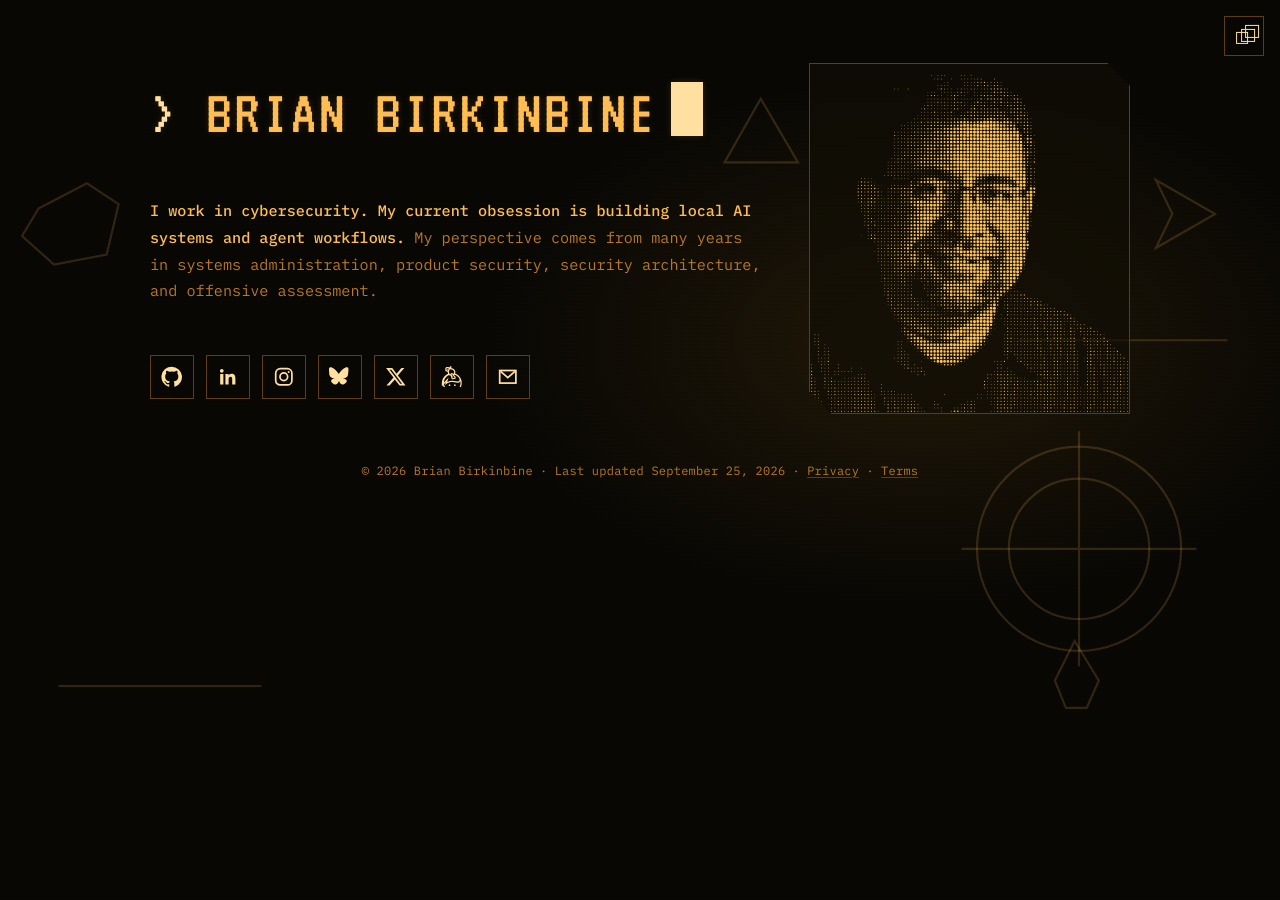
<file: index.html>
<!DOCTYPE html>
<html lang="en">
  <head>
    <meta charset="UTF-8" />
    <meta name="viewport" content="width=device-width, initial-scale=1.0" />
    <link rel="icon" href="/favicon.svg" type="image/svg+xml" />
    <title>Brian Birkinbine | AI Systems, Agents &amp; Cybersecurity</title>
    <meta name="description" content="Brian Birkinbine works in cybersecurity and is currently focused on building local AI systems and agent workflows, informed by many years in systems administration, product security, security architecture, and offensive assessment." />
    <link rel="canonical" href="https://brianbirkinbine.com/" />
    <meta property="og:type" content="profile" />
    <meta property="og:locale" content="en_US" />
    <meta property="og:site_name" content="Brian Birkinbine" />
    <meta property="og:title" content="Brian Birkinbine | AI Systems, Agents &amp; Cybersecurity" />
    <meta property="og:description" content="Working in cybersecurity, currently focused on building local AI systems and agent workflows, with many years in systems administration, product security, security architecture, and offensive assessment." />
    <meta property="og:url" content="https://brianbirkinbine.com/" />
    <meta name="twitter:card" content="summary" />
    <meta name="twitter:title" content="Brian Birkinbine | AI Systems, Agents &amp; Cybersecurity" />
    <meta name="twitter:description" content="Working in cybersecurity, currently focused on building local AI systems and agent workflows, with many years in systems administration, product security, security architecture, and offensive assessment." />
    <script type="application/ld+json">
      {
        "@context": "https://schema.org",
        "@graph": [
          {
            "@type": "WebSite",
            "@id": "https://brianbirkinbine.com/#website",
            "url": "https://brianbirkinbine.com/",
            "name": "Brian Birkinbine"
          },
          {
            "@type": "ProfilePage",
            "@id": "https://brianbirkinbine.com/#profilepage",
            "url": "https://brianbirkinbine.com/",
            "name": "Brian Birkinbine | AI Systems, Agents & Cybersecurity",
            "isPartOf": { "@id": "https://brianbirkinbine.com/#website" },
            "mainEntity": { "@id": "https://brianbirkinbine.com/#person" }
          },
          {
            "@type": "Person",
            "@id": "https://brianbirkinbine.com/#person",
            "name": "Brian Birkinbine",
            "url": "https://brianbirkinbine.com/",
            "jobTitle": "Senior Cybersecurity Practitioner",
            "description": "Works in cybersecurity and is currently focused on building local AI systems and agent workflows, informed by many years in systems administration, product security, security architecture, and offensive assessment.",
            "sameAs": [
              "https://github.com/bbirkinbine",
              "https://www.linkedin.com/in/brianbirkinbine/",
              "https://www.instagram.com/brianbirkinbine/",
              "https://bsky.app/profile/brianbirkinbine.bsky.social",
              "https://x.com/brianbirkinbine",
              "https://keybase.io/brianbirkinbine"
            ]
          }
        ]
      }
    </script>
    <link rel="preconnect" href="https://fonts.googleapis.com" />
    <link rel="preconnect" href="https://fonts.gstatic.com" crossorigin />
    <link
      href="https://fonts.googleapis.com/css2?family=IBM+Plex+Mono:wght@400;500;600&amp;family=VT323&amp;display=swap"
      rel="stylesheet"
    />
    <!-- The cursor is waiting. Some passwords are names. Some codes begin with two steps up. -->
    <script src="theme.js?v=20260924-5"></script>
    <script type="module" src="easter-egg.mjs?v=20260924-18"></script>
    <script type="module" src="dot-portrait.mjs?v=20260923-1"></script>
    <link rel="stylesheet" href="styles.css?v=20260924-6" />
  </head>
  <body class="home-page terminal">
    <button class="style-toggle" type="button" aria-label="Switch visual style" title="Switch visual style">
      <span class="style-toggle-icon" aria-hidden="true"></span>
    </button>
    <main class="home" aria-labelledby="page-title">
      <div class="origin-flight" aria-hidden="true">
        <span class="origin-stage">STAGE 01</span>
        <span class="origin-option"></span>
        <span class="origin-option"></span>
        <span class="origin-option"></span>
        <svg class="origin-ship" viewBox="0 0 96 40" shape-rendering="crispEdges">
          <g>
            <rect x="0" y="17" width="10" height="6" fill="#d82800" />
            <rect x="6" y="13" width="14" height="14" fill="#f07818" />
            <rect x="14" y="9" width="22" height="22" fill="#f8f8d8" />
            <rect x="22" y="5" width="18" height="8" fill="#3cbcfc" />
            <rect x="22" y="27" width="18" height="8" fill="#3cbcfc" />
            <rect x="34" y="10" width="24" height="20" fill="#0878d8" />
            <rect x="50" y="14" width="26" height="12" fill="#f8f8d8" />
            <rect x="72" y="17" width="18" height="6" fill="#3cbcfc" />
            <rect x="86" y="19" width="10" height="2" fill="#f8f8d8" />
            <rect x="39" y="13" width="10" height="6" fill="#001848" />
            <rect x="28" y="15" width="8" height="10" fill="#d82800" />
          </g>
        </svg>
      </div>

      <div class="wopr-defense" aria-hidden="true">
        <div class="wopr-status-line">
          <span>WOPR // NORAD</span>
          <span class="wopr-defcon">DEFCON 5</span>
        </div>
        <svg class="wopr-radar" viewBox="0 0 720 210" role="presentation">
          <g class="wopr-grid">
            <path d="M0 35H720M0 70H720M0 105H720M0 140H720M0 175H720" />
            <path d="M60 0V210M120 0V210M180 0V210M240 0V210M300 0V210M360 0V210M420 0V210M480 0V210M540 0V210M600 0V210M660 0V210" />
          </g>
          <g class="wopr-map">
            <path d="M56 70 77 48 114 45 132 60 156 60 173 76 163 94 178 107 153 117 140 139 113 131 98 112 72 106 60 91Z" />
            <path d="M168 119 186 128 195 151 186 174 171 193 158 181 163 155 153 137Z" />
            <path d="M306 58 333 43 361 49 380 41 406 53 431 51 449 68 476 73 493 94 478 108 451 105 440 126 418 123 403 103 384 97 371 113 347 109 338 88 315 82Z" />
            <path d="M371 117 398 121 417 142 409 170 391 194 370 183 361 154Z" />
            <path d="M515 143 542 132 566 143 579 161 560 178 526 174 508 158Z" />
          </g>
          <g class="wopr-range-rings">
            <circle cx="360" cy="105" r="38" />
            <circle cx="360" cy="105" r="72" />
            <circle cx="360" cy="105" r="102" />
            <path d="M258 105H462M360 3V207" />
          </g>
          <g class="wopr-trajectories">
            <path d="M78 18Q265 20 360 105" />
            <path d="M646 12Q494 28 360 105" />
            <path d="M698 72Q526 64 440 142" />
          </g>
          <g class="wopr-targets">
            <circle cx="360" cy="105" r="5" />
            <circle cx="440" cy="142" r="4" />
            <circle cx="122" cy="92" r="4" />
          </g>
        </svg>
        <div class="wopr-city-status">
          <span>SEA <b>READY</b></span>
          <span>SFO <b>READY</b></span>
          <span>CHI <b>READY</b></span>
          <span>NYC <b>READY</b></span>
          <span>DC <b>READY</b></span>
          <span>MIA <b>READY</b></span>
        </div>
      </div>

      <figure class="dot-portrait" role="img" aria-label="Halftone portrait of Brian Birkinbine">
        <canvas data-dot-portrait aria-hidden="true"></canvas>
      </figure>

      <h1 id="page-title">
        <span class="prompt-mark" aria-hidden="true">&gt;</span>
        Brian Birkinbine<span class="terminal-cursor" aria-hidden="true"></span>
      </h1>

      <p class="profile-intro">
        <span class="profile-intro-lede">I work in cybersecurity. My current obsession is building local AI systems and agent workflows.</span>
        My perspective comes from many years in systems administration, product security, security architecture, and offensive assessment.
      </p>

      <nav class="profile-links" aria-label="Social and professional profiles">
        <a href="https://github.com/bbirkinbine" target="_blank" rel="me noopener noreferrer" aria-label="GitHub" title="GitHub">
          <svg viewBox="0 0 24 24" aria-hidden="true">
            <path d="M12 .7a11.5 11.5 0 0 0-3.64 22.41c.58.1.79-.25.79-.56v-2.23c-3.23.7-3.91-1.37-3.91-1.37-.53-1.34-1.29-1.7-1.29-1.7-1.05-.72.08-.71.08-.71 1.17.08 1.78 1.2 1.78 1.2 1.04 1.78 2.72 1.27 3.38.97.1-.75.4-1.27.74-1.56-2.58-.29-5.29-1.29-5.29-5.68 0-1.26.45-2.28 1.19-3.09-.12-.29-.52-1.46.11-3.05 0 0 .97-.31 3.16 1.18a10.98 10.98 0 0 1 5.75 0c2.19-1.49 3.15-1.18 3.15-1.18.63 1.59.23 2.76.11 3.05.74.81 1.19 1.83 1.19 3.09 0 4.4-2.72 5.38-5.31 5.67.42.36.79 1.07.79 2.16v3.2c0 .31.21.67.8.56A11.5 11.5 0 0 0 12 .7Z" />
          </svg>
        </a>
        <a href="https://www.linkedin.com/in/brianbirkinbine/" target="_blank" rel="me noopener noreferrer" aria-label="LinkedIn" title="LinkedIn">
          <svg viewBox="0 0 24 24" aria-hidden="true">
            <path d="M20.45 20.45h-3.56v-5.57c0-1.33-.03-3.04-1.85-3.04-1.85 0-2.14 1.45-2.14 2.94v5.67H9.34V8.98h3.42v1.57h.05c.47-.9 1.64-1.85 3.37-1.85 3.6 0 4.27 2.37 4.27 5.46v6.29ZM5.32 7.41a2.06 2.06 0 1 1 0-4.12 2.06 2.06 0 0 1 0 4.12Zm1.78 13.04H3.54V8.98H7.1v11.47Z" />
          </svg>
        </a>
        <a href="https://www.instagram.com/brianbirkinbine/" target="_blank" rel="me noopener noreferrer" aria-label="Instagram" title="Instagram">
          <svg class="stroke-icon" viewBox="0 0 24 24" aria-hidden="true">
            <rect x="3" y="3" width="18" height="18" rx="5" />
            <circle cx="12" cy="12" r="4.25" />
            <circle class="icon-dot" cx="17.4" cy="6.7" r="1.1" />
          </svg>
        </a>
        <a href="https://bsky.app/profile/brianbirkinbine.bsky.social" target="_blank" rel="me noopener noreferrer" aria-label="Bluesky" title="Bluesky">
          <svg viewBox="0 0 24 24" aria-hidden="true">
            <path d="M12 10.8c-1.09-2.11-4.05-6.05-6.8-8C2.57.94 1.56 1.27.9 1.57.14 1.91 0 3.08 0 3.77c0 .69.38 5.65.62 6.48.82 2.74 3.72 3.66 6.39 3.36-4.67.69-5.88 2.96-3.31 5.23 4.89 4.32 6.9-.92 7.44-2.11.54 1.19 2.12 6.34 7.35 2.11 2.96-2.4.81-4.54-3.86-5.23 2.67.3 5.57-.62 6.38-3.36.25-.83.63-5.79.63-6.48 0-.69-.14-1.86-.9-2.2-.66-.3-1.67-.62-4.3 1.24-2.75 1.94-5.71 5.88-6.8 7.99H12Z" />
          </svg>
        </a>
        <a href="https://x.com/brianbirkinbine" target="_blank" rel="me noopener noreferrer" aria-label="X" title="X">
          <svg viewBox="0 0 24 24" aria-hidden="true">
            <path d="M18.24 2.25h3.31l-7.23 8.26 8.51 11.24h-6.66l-5.21-6.82-5.97 6.82H1.68l7.73-8.84L1.25 2.25h6.83l4.71 6.23 5.45-6.23Zm-1.16 17.52h1.84L7.08 4.13H5.12l11.96 15.64Z" />
          </svg>
        </a>
        <a href="https://keybase.io/brianbirkinbine" target="_blank" rel="me noopener noreferrer" aria-label="Keybase" title="Keybase">
          <svg viewBox="0 0 24 24" aria-hidden="true">
            <path d="M10.445 21.372a.953.953 0 1 1-.955-.954c.524 0 .951.43.951.955m5.923-.001a.953.953 0 1 1-.958-.954c.526 0 .954.43.954.955m4.544-9.16l-.156-.204c-.046-.06-.096-.116-.143-.175-.045-.06-.094-.113-.141-.169-.104-.12-.21-.239-.32-.359l-.075-.08-.091-.099-.135-.13c-.015-.019-.032-.035-.05-.054a10.87 10.87 0 0 0-3.955-2.504l-.23-.078.035-.083a4.109 4.109 0 0 0-.12-3.255 4.11 4.11 0 0 0-2.438-2.16c-.656-.216-1.23-.319-1.712-.305-.033-.105-.1-.577.496-1.848L10.662 0l-.287.399c-.33.455-.648.895-.945 1.328a1.857 1.857 0 0 0-1.245-.58L6.79 1.061h-.012c-.033-.003-.07-.003-.104-.003-.99 0-1.81.771-1.87 1.755l-.088 1.402v.003a1.876 1.876 0 0 0 1.755 1.98l1.002.06c-.065.84.073 1.62.405 2.306a11.28 11.28 0 0 0-3.66 2.484C.912 14.392.912 18.052.912 20.995v1.775l1.305-1.387c.266.93.652 1.807 1.145 2.615H5.06a9.197 9.197 0 0 1-1.68-3.848l1.913-2.03-.985 3.09 1.74-1.267c3.075-2.234 6.745-2.75 10.91-1.53 1.806.533 3.56.04 4.474-1.256l.104-.165c.09.498.14.998.14 1.496 0 1.563-.254 3.687-1.38 5.512h1.612c.776-1.563 1.181-3.432 1.181-5.512-.001-2.2-.786-4.421-2.184-6.274zM8.894 6.192c.122-1.002.577-1.949 1.23-2.97a1.36 1.36 0 0 0 1.283.749c.216-.008.604.025 1.233.232a2.706 2.706 0 0 1 1.608 1.425c.322.681.349 1.442.079 2.15a2.69 2.69 0 0 1-.806 1.108l-.408-.502-.002-.003a1.468 1.468 0 0 0-2.06-.205c-.334.27-.514.66-.534 1.058-1.2-.54-1.8-1.643-1.628-3.04zm4.304 5.11l-.52.425a.228.228 0 0 1-.323-.032l-.11-.135a.238.238 0 0 1 .034-.334l.51-.42-1.056-1.299a.307.307 0 0 1 .044-.436.303.303 0 0 1 .435.041l2.963 3.646a.309.309 0 0 1-.168.499.315.315 0 0 1-.31-.104l-.295-.365-1.045.854a.244.244 0 0 1-.154.055.237.237 0 0 1-.186-.09l-.477-.58a.24.24 0 0 1 .035-.335l1.05-.858-.425-.533zM7.752 4.866l-1.196-.075a.463.463 0 0 1-.435-.488l.09-1.4a.462.462 0 0 1 .461-.437h.024l1.401.091a.459.459 0 0 1 .433.488l-.007.101a9.27 9.27 0 0 0-.773 1.72zm12.525 11.482c-.565.805-1.687 1.08-2.924.718-3.886-1.141-7.397-.903-10.469.7l1.636-5.122-5.29 5.609c.098-3.762 2.452-6.967 5.757-8.312.471.373 1.034.66 1.673.841.16.044.322.074.48.102a1.41 1.41 0 0 0 .21 1.408l.075.09c-.172.45-.105.975.221 1.374l.476.582a1.39 1.39 0 0 0 1.079.513c.32 0 .635-.111.886-.314l.285-.232c.174.074.367.113.566.113a1.45 1.45 0 0 0 .928-.326c.623-.51.72-1.435.209-2.06l-1.67-2.057a4.07 4.07 0 0 0 .408-.38c.135.036.27.077.4.12.266.096.533.197.795.314a9.55 9.55 0 0 1 2.77 1.897c.03.03.06.055.086.083l.17.176c.038.039.076.079.11.12.08.085.16.175.24.267l.126.15c.045.053.086.104.13.16l.114.15c.04.05.079.102.117.154.838 1.149.987 2.329.404 3.157v.005zM7.718 4.115l-.835-.05.053-.836.834.051z" />
          </svg>
        </a>
        <a href="mailto:brianbirkinbine@protonmail.com" aria-label="Email Brian Birkinbine" title="Email">
          <svg class="stroke-icon" viewBox="0 0 24 24" aria-hidden="true">
            <rect x="3" y="5" width="18" height="14" />
            <path d="m4 6 8 7 8-7" />
          </svg>
        </a>
      </nav>

      <div class="origin-power-meter" aria-hidden="true">
        <span class="is-active">SPEED UP</span>
        <span>MISSILE</span>
        <span>DOUBLE</span>
        <span>LASER</span>
        <span>OPTION</span>
        <span>SHIELD</span>
      </div>
    </main>
    <footer class="site-footer">
      <span>&copy; 2026 Brian Birkinbine</span>
      <span aria-hidden="true">&middot;</span>
      <span>Last updated <time datetime="2026-09-25">September 25, 2026</time></span>
      <span aria-hidden="true">&middot;</span>
      <a href="/privacy.html">Privacy</a>
      <span aria-hidden="true">&middot;</span>
      <a href="/terms.html">Terms</a>
    </footer>
  </body>
</html>
</file>
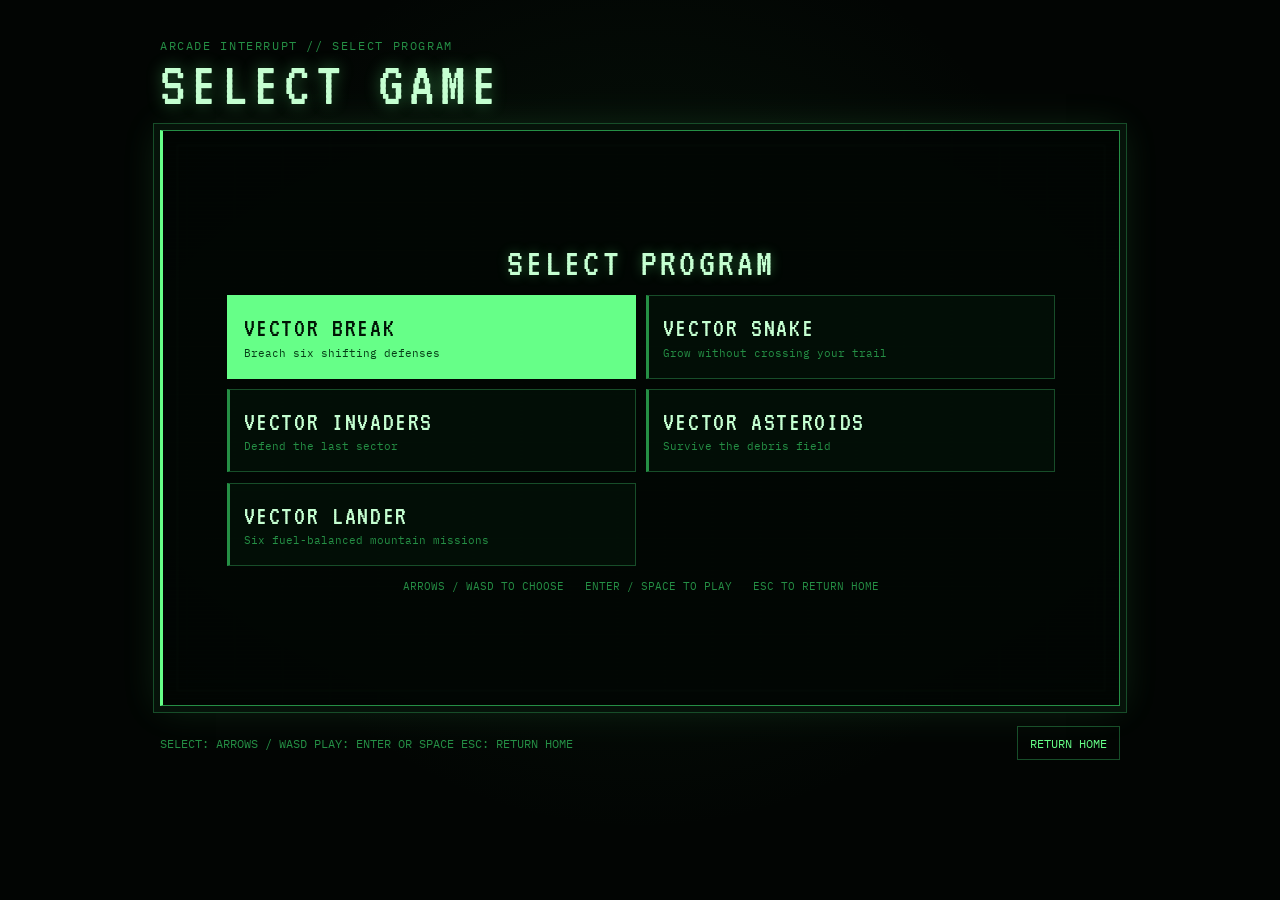
<file: games/index.html>
<!DOCTYPE html>
<html lang="en">
  <head>
    <meta charset="UTF-8" />
    <meta name="viewport" content="width=device-width, initial-scale=1.0" />
    <link rel="icon" href="/favicon.svg" type="image/svg+xml" />
    <meta name="robots" content="noindex" />
    <title>Arcade Interrupt | Brian Birkinbine</title>
    <meta name="description" content="A hidden arcade cabinet featuring five vector programs and two secret-code exclusives." />
    <link rel="preconnect" href="https://fonts.googleapis.com" />
    <link rel="preconnect" href="https://fonts.gstatic.com" crossorigin />
    <link href="https://fonts.googleapis.com/css2?family=IBM+Plex+Mono:wght@400;500;600&amp;family=VT323&amp;display=swap" rel="stylesheet" />
    <link rel="stylesheet" href="arcade.css?v=20260924-18" />
    <script>
      (() => {
        const renderedVersion = '20260924-18';
        const versionUrl = new URL('version.json', window.location.href);
        versionUrl.searchParams.set('refresh', Date.now());

        fetch(versionUrl, { cache: 'no-store' })
          .then((response) => (response.ok ? response.json() : null))
          .then((latest) => {
            if (!latest || typeof latest.version !== 'string' || latest.version === renderedVersion) {
              return;
            }

            const pageUrl = new URL(window.location.href);
            if (pageUrl.searchParams.get('v') === latest.version) {
              return;
            }
            pageUrl.searchParams.set('v', latest.version);
            window.location.replace(pageUrl);
          })
          .catch(() => {});
      })();
    </script>
    <script type="module" src="arcade.mjs?v=20260924-18"></script>
  </head>
  <body>
    <main class="arcade-shell">
      <header class="cabinet-header">
        <div>
          <p class="eyebrow">ARCADE INTERRUPT // SELECT PROGRAM</p>
          <h1 id="game-title">SELECT GAME</h1>
        </div>
        <div class="hud" aria-live="polite">
          <span>SCORE <strong id="score">000000</strong></span>
          <span><b id="lives-label">SHIPS</b> <strong id="lives">03</strong></span>
        </div>
      </header>

      <section class="screen-frame" aria-label="Hidden arcade game">
        <canvas id="game-canvas" width="800" height="480" tabindex="0">
          Your browser does not support the canvas element.
        </canvas>
        <div class="screen-glass" aria-hidden="true"></div>
        <nav id="game-menu" class="game-menu" aria-label="Choose a game">
          <p class="menu-prompt">SELECT PROGRAM</p>
          <div class="game-list">
            <button type="button" data-game-id="vector-break">
              <strong>VECTOR BREAK</strong>
              <span>Breach six shifting defenses</span>
            </button>
            <button type="button" data-game-id="vector-snake">
              <strong>VECTOR SNAKE</strong>
              <span>Grow without crossing your trail</span>
            </button>
            <button type="button" data-game-id="vector-invaders">
              <strong>VECTOR INVADERS</strong>
              <span>Defend the last sector</span>
            </button>
            <button type="button" data-game-id="vector-asteroids">
              <strong>VECTOR ASTEROIDS</strong>
              <span>Survive the debris field</span>
            </button>
            <button type="button" data-game-id="vector-lander">
              <strong>VECTOR LANDER</strong>
              <span>Six fuel-balanced mountain missions</span>
            </button>
            <button type="button" data-game-id="defcon-command" hidden>
              <strong>DEFCON COMMAND <small class="exclusive-tag exclusive-tag--joshua">[JOSHUA EXCLUSIVE]</small></strong>
              <span>Intercept every inbound warhead</span>
            </button>
            <button type="button" data-game-id="origin-flight" hidden>
              <strong>ORIGIN FLIGHT <small class="exclusive-tag">[KONAMI CODE EXCLUSIVE]</small></strong>
              <span>Power up through the scrolling sector</span>
            </button>
          </div>
          <p class="menu-help">ARROWS / WASD TO CHOOSE &nbsp; ENTER / SPACE TO PLAY &nbsp; ESC TO RETURN HOME</p>
        </nav>
      </section>

      <div class="cabinet-controls">
        <p id="instructions">SELECT: ARROWS / WASD &nbsp; PLAY: ENTER OR SPACE &nbsp; ESC: RETURN HOME</p>
        <div class="button-row">
          <button id="game-menu-button" type="button">GAME MENU</button>
          <a href="../index.html">RETURN HOME</a>
        </div>
      </div>

      <div class="touch-controls" aria-label="Touch controls">
        <button type="button" data-control="left" aria-label="Move left">◀</button>
        <button type="button" data-control="up" aria-label="Move up">▲</button>
        <button type="button" data-control="down" aria-label="Move down">▼</button>
        <button type="button" data-control="right" aria-label="Move right">▶</button>
        <button class="touch-action" type="button" data-control="action">FIRE</button>
      </div>
    </main>
  </body>
</html>
</file>
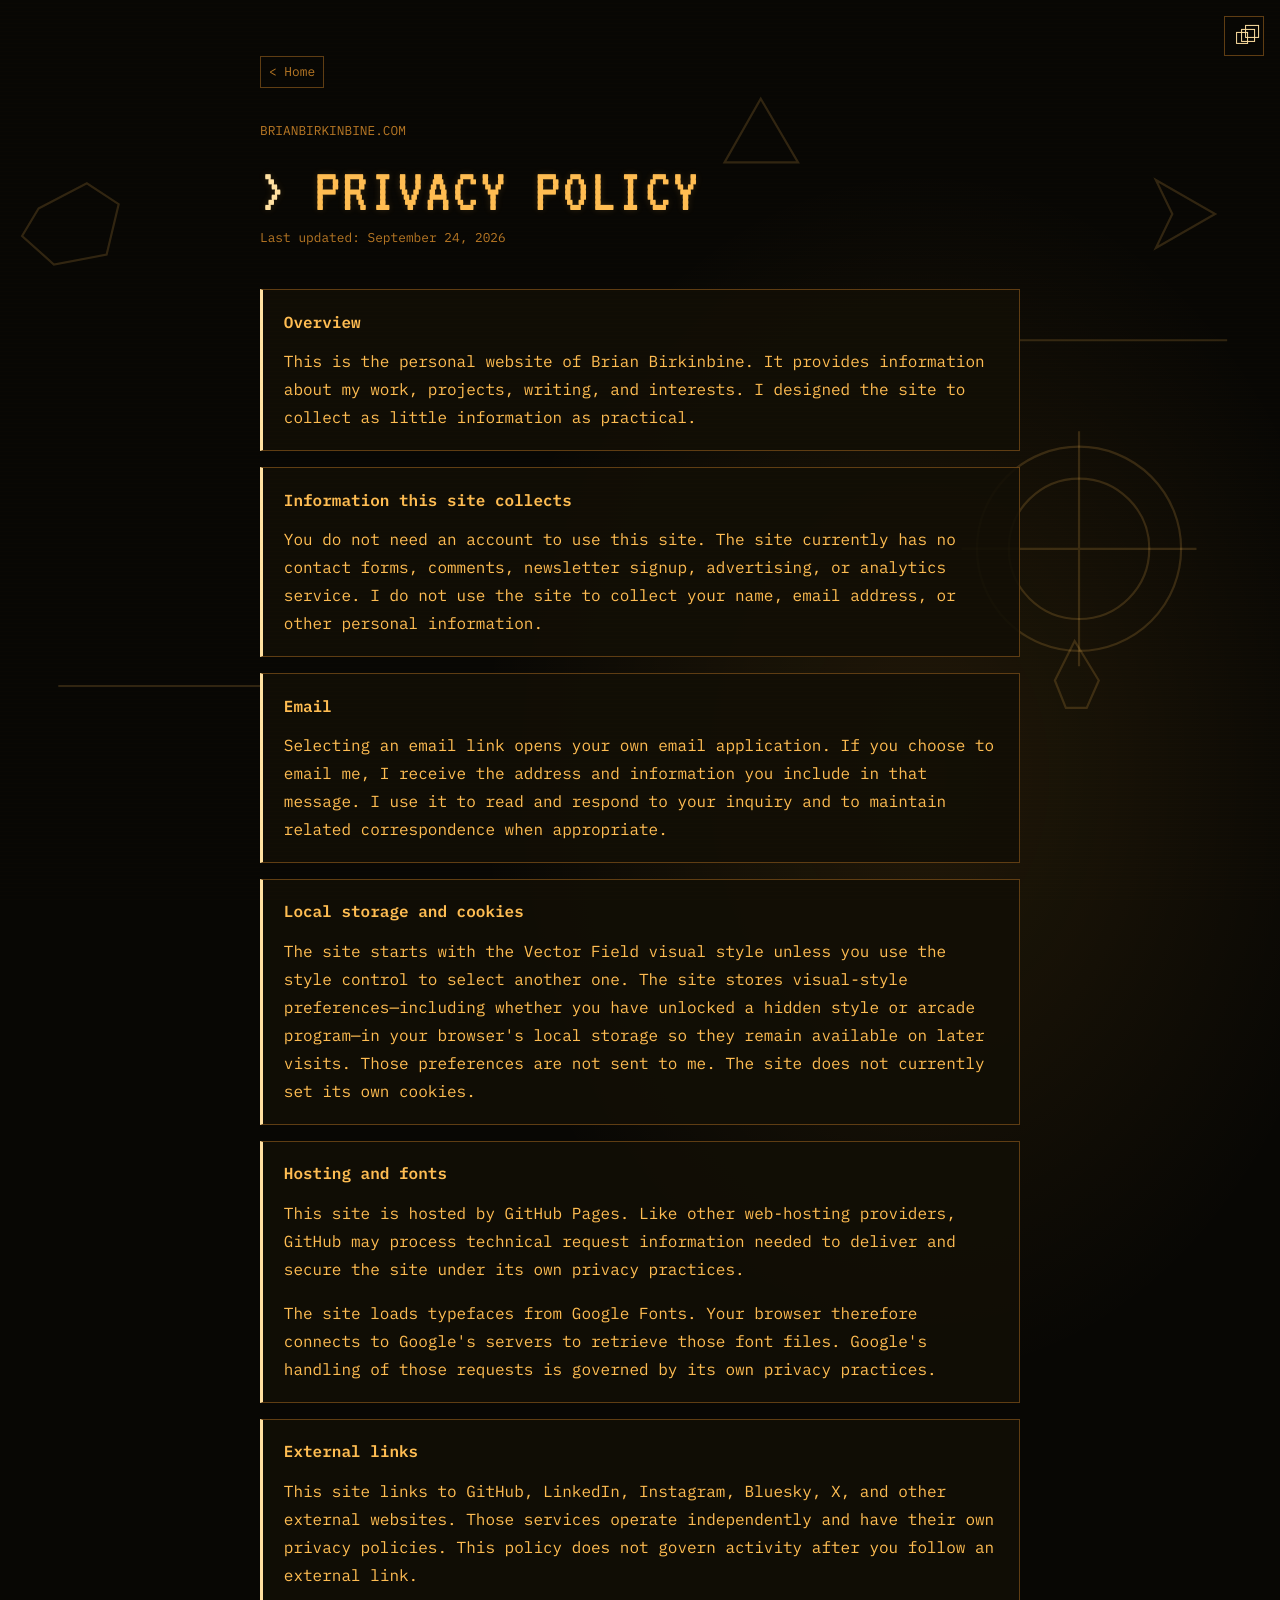
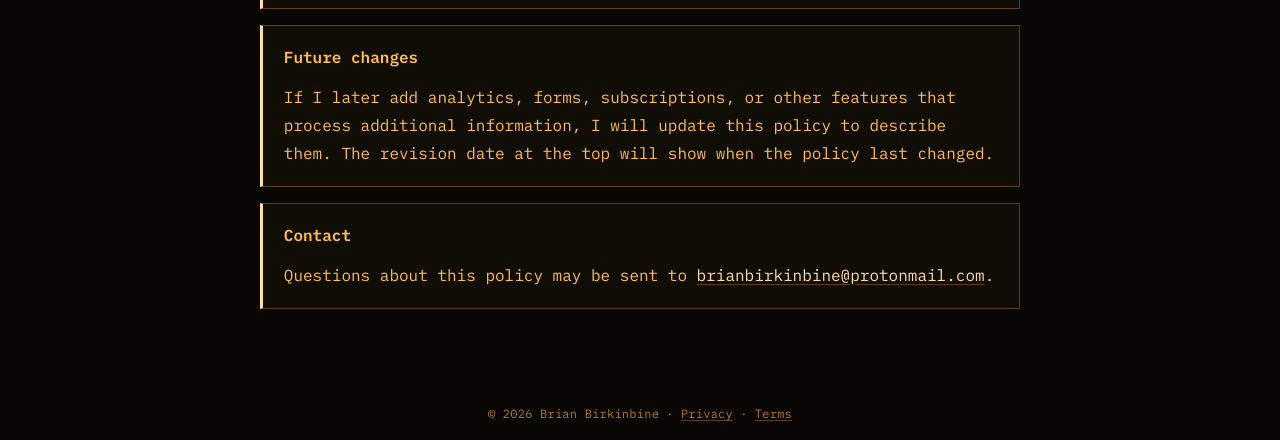
<file: privacy.html>
<!DOCTYPE html>
<html lang="en">
  <head>
    <meta charset="UTF-8" />
    <meta name="viewport" content="width=device-width, initial-scale=1.0" />
    <link rel="icon" href="/favicon.svg" type="image/svg+xml" />
    <title>Privacy Policy | Brian Birkinbine</title>
    <meta name="description" content="Privacy policy for brianbirkinbine.com." />
    <link rel="canonical" href="https://brianbirkinbine.com/privacy.html" />
    <link rel="preconnect" href="https://fonts.googleapis.com" />
    <link rel="preconnect" href="https://fonts.gstatic.com" crossorigin />
    <link
      href="https://fonts.googleapis.com/css2?family=IBM+Plex+Mono:wght@400;500;600&amp;family=VT323&amp;display=swap"
      rel="stylesheet"
    />
    <script src="theme.js?v=20260924-5"></script>
    <link rel="stylesheet" href="styles.css?v=20260924-6" />
  </head>
  <body class="content-page terminal">
    <button class="style-toggle" type="button" aria-label="Switch visual style" title="Switch visual style">
      <span class="style-toggle-icon" aria-hidden="true"></span>
    </button>

    <main class="content-shell" id="main">
      <a class="back-link" href="/">&lt; Home</a>
      <p class="page-kicker">brianbirkinbine.com</p>
      <h1><span class="prompt-mark" aria-hidden="true">&gt;</span> Privacy Policy</h1>
      <p class="effective-date">Last updated: <time datetime="2026-09-24">September 24, 2026</time></p>

      <section>
        <h2>Overview</h2>
        <p>
          This is the personal website of Brian Birkinbine. It provides information about my work,
          projects, writing, and interests. I designed the site to collect as little information as
          practical.
        </p>
      </section>

      <section>
        <h2>Information this site collects</h2>
        <p>
          You do not need an account to use this site. The site currently has no contact forms,
          comments, newsletter signup, advertising, or analytics service. I do not use the site to
          collect your name, email address, or other personal information.
        </p>
      </section>

      <section>
        <h2>Email</h2>
        <p>
          Selecting an email link opens your own email application. If you choose to email me, I
          receive the address and information you include in that message. I use it to read and
          respond to your inquiry and to maintain related correspondence when appropriate.
        </p>
      </section>

      <section>
        <h2>Local storage and cookies</h2>
        <p>
          The site starts with the Vector Field visual style unless you use the style control to
          select another one. The site stores visual-style preferences—including whether you have
          unlocked a hidden style or arcade program—in your browser's local storage so they remain available on later
          visits. Those preferences are not sent to me. The site does not currently set its own
          cookies.
        </p>
      </section>

      <section>
        <h2>Hosting and fonts</h2>
        <p>
          This site is hosted by GitHub Pages. Like other web-hosting providers, GitHub may process
          technical request information needed to deliver and secure the site under its own privacy
          practices.
        </p>
        <p>
          The site loads typefaces from Google Fonts. Your browser therefore connects to Google's
          servers to retrieve those font files. Google's handling of those requests is governed by
          its own privacy practices.
        </p>
      </section>

      <section>
        <h2>External links</h2>
        <p>
          This site links to GitHub, LinkedIn, Instagram, Bluesky, X, and other external websites.
          Those services operate independently and have their own privacy policies. This policy does
          not govern activity after you follow an external link.
        </p>
      </section>

      <section>
        <h2>Future changes</h2>
        <p>
          If I later add analytics, forms, subscriptions, or other features that process additional
          information, I will update this policy to describe them. The revision date at the top will
          show when the policy last changed.
        </p>
      </section>

      <section>
        <h2>Contact</h2>
        <p>
          Questions about this policy may be sent to
          <a href="mailto:brianbirkinbine@protonmail.com">brianbirkinbine@protonmail.com</a>.
        </p>
      </section>
    </main>

    <footer class="site-footer">
      <span>&copy; 2026 Brian Birkinbine</span>
      <span aria-hidden="true">&middot;</span>
      <a href="/privacy.html" aria-current="page">Privacy</a>
      <span aria-hidden="true">&middot;</span>
      <a href="/terms.html">Terms</a>
    </footer>
  </body>
</html>
</file>
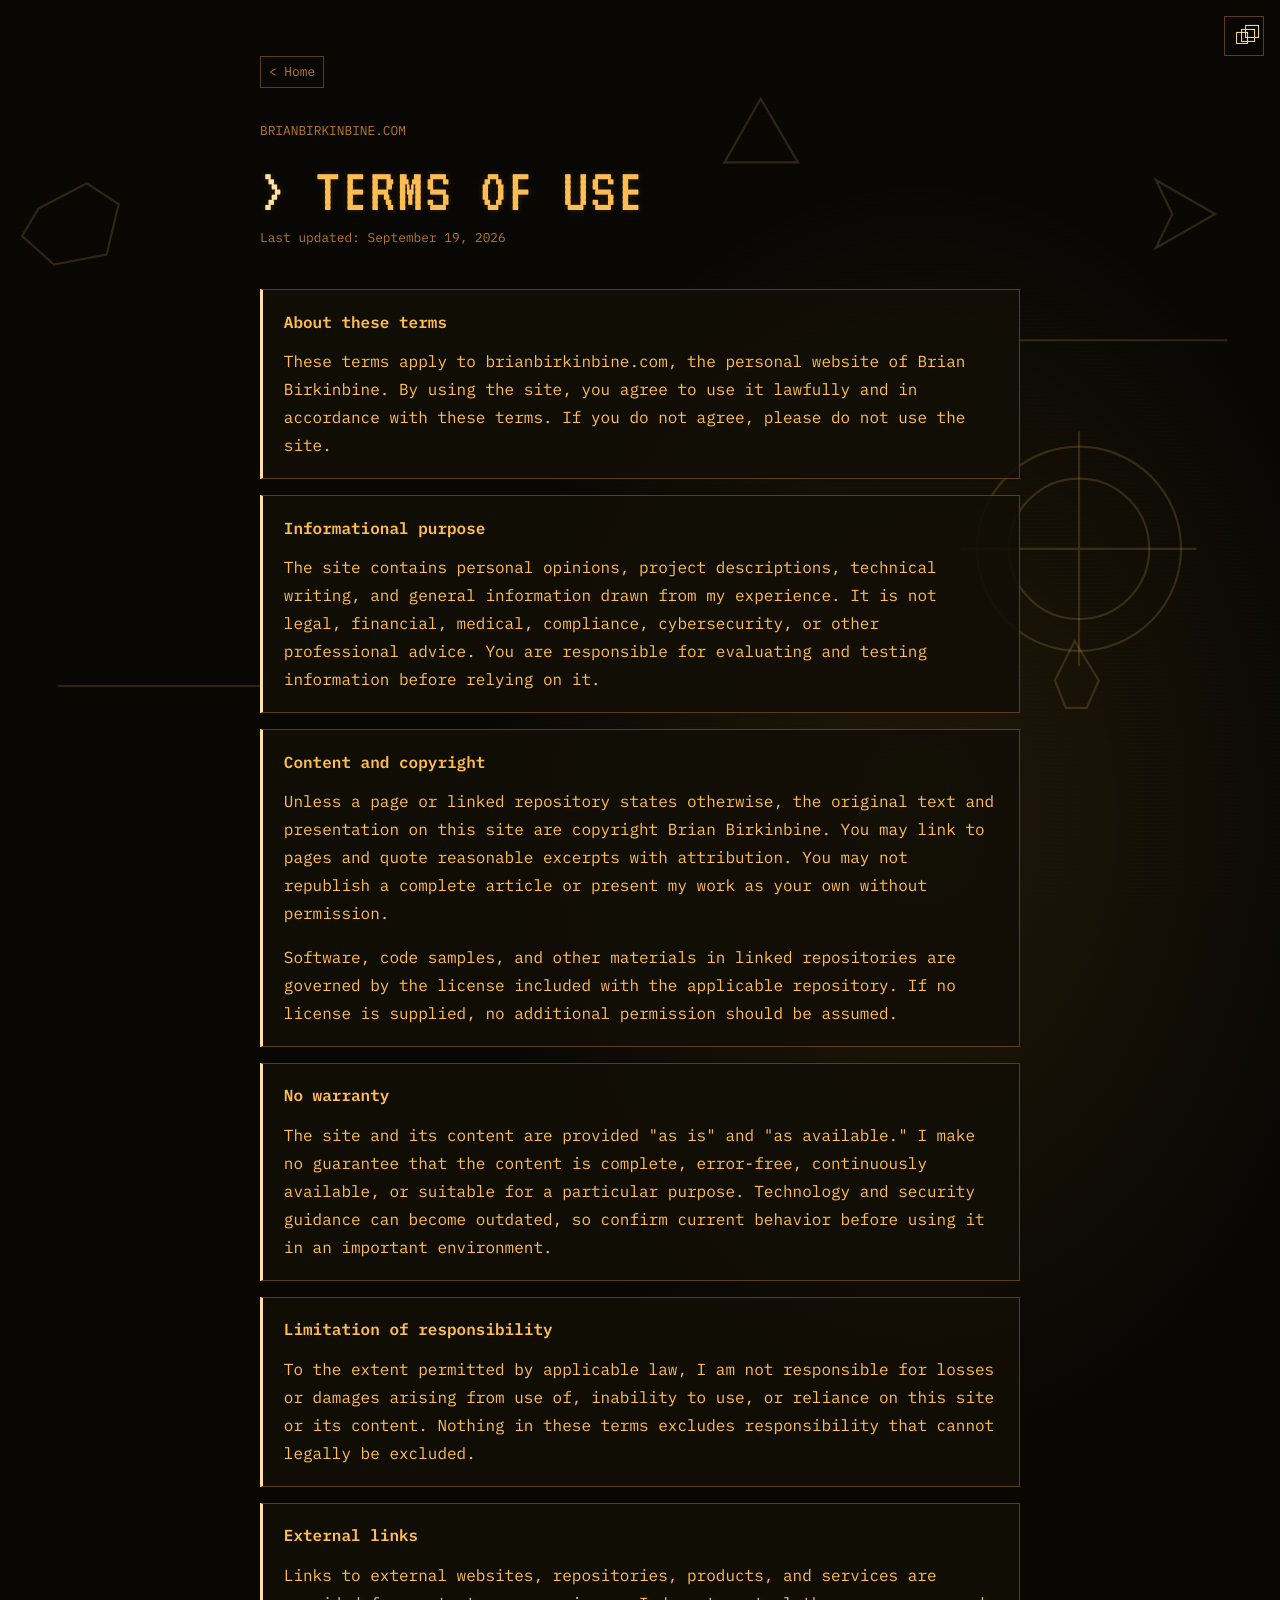
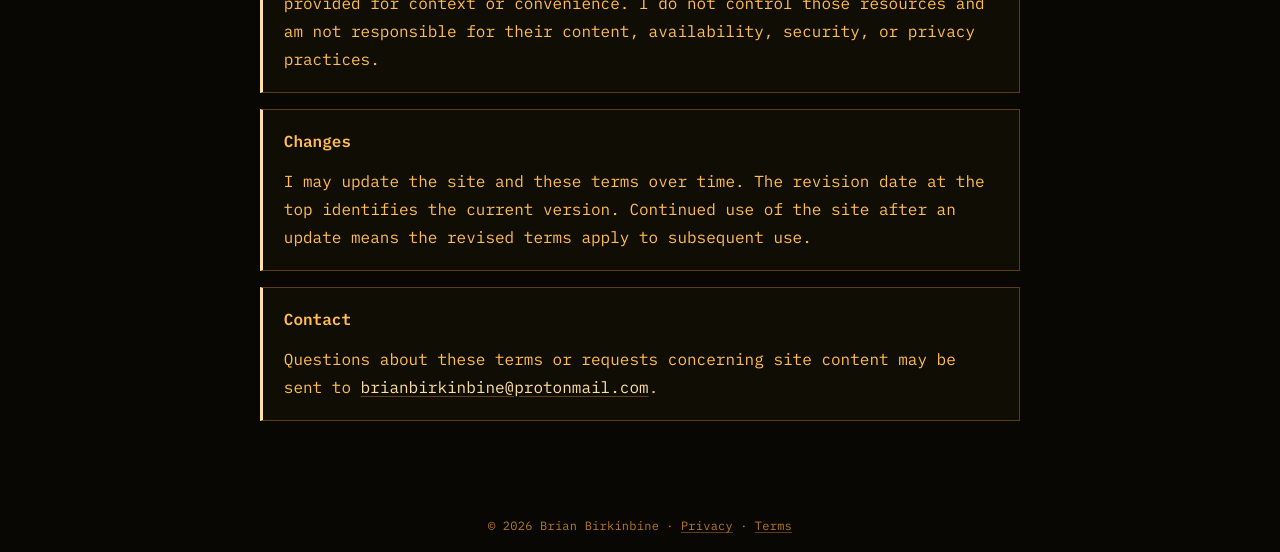
<file: terms.html>
<!DOCTYPE html>
<html lang="en">
  <head>
    <meta charset="UTF-8" />
    <meta name="viewport" content="width=device-width, initial-scale=1.0" />
    <link rel="icon" href="/favicon.svg" type="image/svg+xml" />
    <title>Terms of Use | Brian Birkinbine</title>
    <meta name="description" content="Terms of use for brianbirkinbine.com." />
    <link rel="canonical" href="https://brianbirkinbine.com/terms.html" />
    <link rel="preconnect" href="https://fonts.googleapis.com" />
    <link rel="preconnect" href="https://fonts.gstatic.com" crossorigin />
    <link
      href="https://fonts.googleapis.com/css2?family=IBM+Plex+Mono:wght@400;500;600&amp;family=VT323&amp;display=swap"
      rel="stylesheet"
    />
    <script src="theme.js?v=20260924-5"></script>
    <link rel="stylesheet" href="styles.css?v=20260924-6" />
  </head>
  <body class="content-page terminal">
    <button class="style-toggle" type="button" aria-label="Switch visual style" title="Switch visual style">
      <span class="style-toggle-icon" aria-hidden="true"></span>
    </button>

    <main class="content-shell" id="main">
      <a class="back-link" href="/">&lt; Home</a>
      <p class="page-kicker">brianbirkinbine.com</p>
      <h1><span class="prompt-mark" aria-hidden="true">&gt;</span> Terms of Use</h1>
      <p class="effective-date">Last updated: <time datetime="2026-09-19">September 19, 2026</time></p>

      <section>
        <h2>About these terms</h2>
        <p>
          These terms apply to brianbirkinbine.com, the personal website of Brian Birkinbine. By
          using the site, you agree to use it lawfully and in accordance with these terms. If you do
          not agree, please do not use the site.
        </p>
      </section>

      <section>
        <h2>Informational purpose</h2>
        <p>
          The site contains personal opinions, project descriptions, technical writing, and general
          information drawn from my experience. It is not legal, financial, medical, compliance,
          cybersecurity, or other professional advice. You are responsible for evaluating and
          testing information before relying on it.
        </p>
      </section>

      <section>
        <h2>Content and copyright</h2>
        <p>
          Unless a page or linked repository states otherwise, the original text and presentation
          on this site are copyright Brian Birkinbine. You may link to pages and quote reasonable
          excerpts with attribution. You may not republish a complete article or present my work as
          your own without permission.
        </p>
        <p>
          Software, code samples, and other materials in linked repositories are governed by the
          license included with the applicable repository. If no license is supplied, no additional
          permission should be assumed.
        </p>
      </section>

      <section>
        <h2>No warranty</h2>
        <p>
          The site and its content are provided "as is" and "as available." I make no guarantee that
          the content is complete, error-free, continuously available, or suitable for a particular
          purpose. Technology and security guidance can become outdated, so confirm current behavior
          before using it in an important environment.
        </p>
      </section>

      <section>
        <h2>Limitation of responsibility</h2>
        <p>
          To the extent permitted by applicable law, I am not responsible for losses or damages
          arising from use of, inability to use, or reliance on this site or its content. Nothing in
          these terms excludes responsibility that cannot legally be excluded.
        </p>
      </section>

      <section>
        <h2>External links</h2>
        <p>
          Links to external websites, repositories, products, and services are provided for context
          or convenience. I do not control those resources and am not responsible for their content,
          availability, security, or privacy practices.
        </p>
      </section>

      <section>
        <h2>Changes</h2>
        <p>
          I may update the site and these terms over time. The revision date at the top identifies
          the current version. Continued use of the site after an update means the revised terms
          apply to subsequent use.
        </p>
      </section>

      <section>
        <h2>Contact</h2>
        <p>
          Questions about these terms or requests concerning site content may be sent to
          <a href="mailto:brianbirkinbine@protonmail.com">brianbirkinbine@protonmail.com</a>.
        </p>
      </section>
    </main>

    <footer class="site-footer">
      <span>&copy; 2026 Brian Birkinbine</span>
      <span aria-hidden="true">&middot;</span>
      <a href="/privacy.html">Privacy</a>
      <span aria-hidden="true">&middot;</span>
      <a href="/terms.html" aria-current="page">Terms</a>
    </footer>
  </body>
</html>
</file>
<file: styles.css>
/*
 * Visual direction inspired by terminal.css by Jonas D. (MIT).
 * https://github.com/Gioni06/terminal.css
 */

:root {
  color-scheme: dark;
  --background: #020503;
  --surface: #06140a;
  --text: #55f27a;
  --muted: #2fae51;
  --line: #1d5f2f;
  --accent: #9affad;
  --accent-ink: #001405;
  --glow: 0 0 14px rgba(85, 242, 122, 0.3);
  --scanline: rgba(85, 242, 122, 0.04);
  --portrait-dot: #9affad;
}

:root[data-style="terminal"] {
  --background: #020503;
  --surface: #06140a;
  --text: #55f27a;
  --muted: #2fae51;
  --line: #1d5f2f;
  --accent: #9affad;
  --accent-ink: #001405;
  --glow: 0 0 14px rgba(85, 242, 122, 0.3);
  --scanline: rgba(85, 242, 122, 0.04);
  --portrait-dot: #9affad;
}

:root[data-style="arcade-night"] {
  --background: #05050b;
  --surface: rgba(12, 12, 25, 0.94);
  --text: #f4f5ff;
  --muted: #a8a5ca;
  --line: #514a7a;
  --accent: #ffcf45;
  --accent-ink: #171003;
  --glow: none;
  --scanline: rgba(146, 132, 255, 0.025);
  --portrait-dot: #73ecff;
}

:root[data-style="vector-field"] {
  --background: #080704;
  --surface: rgba(18, 15, 6, 0.91);
  --text: #ffbd52;
  --muted: #b87825;
  --line: #5f3d13;
  --accent: #ffe0a1;
  --accent-ink: #1a0d00;
  --glow: 0 0 7px rgba(255, 189, 82, 0.16);
  --scanline: rgba(255, 189, 82, 0.025);
  --portrait-dot: #ffc45f;
}

:root[data-style="red-grid"] {
  --background: #070302;
  --surface: rgba(22, 6, 4, 0.84);
  --text: #ff6047;
  --muted: #d96a55;
  --line: #6d2118;
  --accent: #ffc1a4;
  --accent-ink: #240300;
  --glow: 0 0 9px rgba(255, 61, 37, 0.2);
  --scanline: rgba(255, 62, 36, 0.018);
  --portrait-dot: #ff6b4d;
}

:root[data-style="origin-code"] {
  --background: #000718;
  --surface: #000d34;
  --text: #f8f8d8;
  --muted: #3cbcfc;
  --line: #0878d8;
  --accent: #f07818;
  --accent-ink: #180600;
  --glow: 3px 0 0 #0878d8, -3px 0 0 #d82800;
  --scanline: rgba(60, 188, 252, 0.025);
  --portrait-dot: #3cbcfc;
}

:root[data-style="wopr"] {
  --background: #050200;
  --surface: #100600;
  --text: #ffc15a;
  --muted: #c46a24;
  --line: #79310e;
  --accent: #ff3b1f;
  --accent-ink: #160200;
  --glow: 0 0 10px rgba(255, 139, 37, 0.28);
  --scanline: rgba(255, 151, 36, 0.045);
  --portrait-dot: #ff9f32;
}

* {
  box-sizing: border-box;
  text-rendering: geometricprecision;
}

*::selection {
  color: var(--accent-ink);
  background: var(--accent);
}

html {
  font-family: "IBM Plex Mono", "Lucida Console", "Courier New", monospace;
  background: var(--background);
  color: var(--text);
}

body {
  position: relative;
  margin: 0;
  min-height: 100vh;
  color: var(--text);
  line-height: 1.6;
  background: var(--background);
  transition: color 140ms ease, background-color 140ms ease;
}

body::before {
  position: fixed;
  z-index: 10;
  inset: 0;
  pointer-events: none;
  content: "";
  background: repeating-linear-gradient(
    to bottom,
    transparent 0,
    transparent 3px,
    var(--scanline) 4px
  );
}

a {
  color: var(--accent);
  text-decoration: none;
}

a:hover,
a:focus-visible {
  color: var(--accent-ink);
  background: var(--accent);
}

a:focus-visible {
  outline: 1px solid var(--accent);
  outline-offset: 4px;
}

.home-page {
  display: flex;
  flex-direction: column;
  padding: clamp(3.5rem, 7vh, 5rem) 1.5rem 2rem;
}

.home {
  position: relative;
  z-index: 1;
  width: min(100%, 700px);
  margin: 0 auto;
  text-align: center;
}

.dot-portrait {
  width: clamp(13rem, 26vw, 15rem);
  max-width: 100%;
  margin: 0 auto 1.35rem;
}

.dot-portrait canvas {
  display: block;
  width: 100%;
  height: auto;
  aspect-ratio: 96 / 105;
}

.home h1 {
  margin: 0;
  color: var(--text);
  font-family: "VT323", "IBM Plex Mono", monospace;
  font-size: clamp(2.4rem, 7vw, 4rem);
  font-weight: 400;
  letter-spacing: 0.04em;
  line-height: 1.1;
  text-transform: uppercase;
  text-shadow: var(--glow);
}

.prompt-mark {
  color: var(--accent);
}

.profile-intro {
  position: relative;
  width: min(100%, 44rem);
  margin: 2rem auto 0;
  color: var(--muted);
  font-size: 0.95rem;
  line-height: 1.75;
  text-align: left;
}

.profile-intro-lede {
  color: var(--text);
  font-weight: 500;
}

.terminal-cursor {
  display: inline-block;
  width: 0.5em;
  height: 0.85em;
  margin-left: 0.22em;
  vertical-align: -0.06em;
  background: var(--accent);
  animation: terminal-cursor 900ms steps(1, end) infinite;
  box-shadow: var(--glow);
}

@keyframes terminal-cursor {
  0%,
  48% {
    opacity: 1;
  }

  49%,
  100% {
    opacity: 0;
  }
}

.easter-egg-message {
  position: fixed;
  z-index: 100;
  inset: 0;
  display: grid;
  padding: 1.5rem;
  place-items: center;
  pointer-events: none;
  opacity: 0;
  background: rgba(0, 0, 0, 0.72);
  transition: opacity 160ms ease;
}

.easter-egg-message.is-visible {
  opacity: 1;
}

.easter-egg-message__panel {
  width: min(100%, 36rem);
  padding: 1.5rem;
  color: #7cff9a;
  border: 1px solid currentColor;
  background: #020a04;
  box-shadow: 0 0 24px rgba(77, 255, 117, 0.2);
  font-family: "IBM Plex Mono", "Lucida Console", "Courier New", monospace;
  font-size: clamp(0.86rem, 2.8vw, 1.05rem);
  letter-spacing: 0.04em;
  text-transform: uppercase;
}

.easter-egg-message__panel p {
  margin: 0;
}

.easter-egg-message__panel p + p {
  margin-top: 0.55rem;
}

.easter-egg-message--origin .easter-egg-message__panel {
  color: #8be9ff;
  border-color: #ffad24;
  background: #02051a;
  box-shadow: 0 0 26px rgba(61, 194, 255, 0.25);
}

.easter-egg-message--origin .easter-egg-message__panel p:first-child {
  color: #ffad24;
}

.easter-egg-message--sudo .easter-egg-message__panel {
  color: var(--text);
  border-color: var(--line);
  background: var(--background);
  box-shadow: var(--glow);
  text-transform: none;
}

.easter-egg-message--prompt {
  pointer-events: auto;
}

.easter-egg-choices {
  display: flex;
  gap: 0.75rem;
  justify-content: flex-end;
  margin-top: 1.35rem;
}

.easter-egg-choice {
  min-width: 5.5rem;
  min-height: 2.75rem;
  padding: 0.55rem 1rem;
  color: #7cff9a;
  border: 1px solid currentColor;
  border-radius: 0;
  background: transparent;
  font: inherit;
  letter-spacing: 0.08em;
  cursor: pointer;
}

.easter-egg-choice:hover,
.easter-egg-choice:focus-visible {
  color: #020a04;
  background: #7cff9a;
  outline: 0;
}

.easter-egg-choice:focus-visible {
  box-shadow: 0 0 0 2px #020a04, 0 0 0 3px #7cff9a;
}

.profile-links {
  display: flex;
  align-items: center;
  justify-content: center;
  gap: 0.75rem;
  margin-top: 1.5rem;
}

.origin-flight,
.origin-power-meter,
.wopr-defense {
  display: none;
}

.profile-links a {
  display: grid;
  width: 2.75rem;
  height: 2.75rem;
  place-items: center;
  color: var(--accent);
  border: 1px solid var(--line);
  border-radius: 0;
  background: transparent;
  transition: color 120ms ease, background-color 120ms ease, border-color 120ms ease;
}

.profile-links a:hover,
.profile-links a:focus-visible {
  color: var(--accent-ink);
  background: var(--accent);
  border-color: var(--accent);
}

.profile-links svg {
  width: 1.35rem;
  height: 1.35rem;
  fill: currentColor;
}

.profile-links .stroke-icon {
  fill: none;
  stroke: currentColor;
  stroke-width: 1.9;
}

.profile-links .icon-dot {
  fill: currentColor;
  stroke: none;
}

.site-footer {
  position: relative;
  z-index: 1;
  display: flex;
  flex-wrap: wrap;
  gap: 0.45rem;
  justify-content: center;
  margin-top: auto;
  padding: 1rem 1.5rem;
  color: var(--muted);
  font-size: 0.75rem;
  letter-spacing: 0.02em;
  text-align: center;
}

.site-footer a {
  color: var(--muted);
  text-decoration: underline;
  text-decoration-color: var(--line);
  text-underline-offset: 0.2em;
}

.home-page .site-footer {
  position: static;
  margin-top: 2rem;
  padding: 1rem 0;
}

.content-page {
  display: flex;
  flex-direction: column;
  min-height: 100vh;
}

.content-shell {
  position: relative;
  z-index: 1;
  width: min(calc(100% - 3rem), 760px);
  margin: 0 auto;
  padding: 3.5rem 0 4rem;
  line-height: 1.75;
}

.content-shell h1 {
  margin: 1rem 0 0.25rem;
  color: var(--text);
  font-family: "VT323", "IBM Plex Mono", monospace;
  font-size: clamp(2.5rem, 7vw, 4rem);
  font-weight: 400;
  letter-spacing: 0.03em;
  line-height: 1;
  text-transform: uppercase;
  text-shadow: var(--glow);
}

.content-shell h2 {
  margin: 0 0 0.7rem;
  color: var(--text);
  font-size: 1rem;
  font-weight: 600;
}

.content-shell p {
  margin: 0 0 1rem;
}

.content-shell section {
  margin: 1rem 0;
  padding: 1.15rem 1.3rem;
  border: 1px solid var(--line);
  border-left: 3px solid var(--accent);
  background: var(--surface);
}

.content-shell section p:last-child {
  margin-bottom: 0;
}

.content-shell section a {
  text-decoration: underline;
  text-decoration-color: var(--line);
  text-underline-offset: 0.2em;
}

.back-link,
.page-kicker,
.effective-date {
  color: var(--muted);
  font-size: 0.8rem;
}

.page-kicker {
  margin-top: 2rem !important;
  margin-bottom: 0 !important;
  text-transform: uppercase;
}

.effective-date {
  margin-bottom: 2.5rem !important;
}

.back-link {
  display: inline-block;
  padding: 0.25rem 0.5rem;
  border: 1px solid var(--line);
}

.style-toggle {
  position: fixed;
  z-index: 20;
  top: 1rem;
  right: 1rem;
  display: grid;
  width: 2.5rem;
  height: 2.5rem;
  padding: 0;
  place-items: center;
  color: var(--accent);
  background: var(--background);
  border: 1px solid var(--line);
  border-radius: 0;
  cursor: pointer;
  transition: color 120ms ease, background-color 120ms ease, border-color 120ms ease;
}

.style-toggle:hover,
.style-toggle:focus-visible {
  color: var(--accent-ink);
  background: var(--accent);
  border-color: var(--accent);
}

.style-toggle:focus-visible {
  outline: 1px solid var(--accent);
  outline-offset: 4px;
}

.style-toggle-icon,
.style-toggle-icon::before,
.style-toggle-icon::after {
  position: absolute;
  width: 0.72rem;
  height: 0.72rem;
  border: 1.5px solid currentColor;
  content: "";
}

.style-toggle-icon {
  position: relative;
  transform: translate(-0.12rem, 0.12rem);
}

.style-toggle-icon::before {
  top: -0.28rem;
  left: 0.26rem;
}

.style-toggle-icon::after {
  top: -0.52rem;
  left: 0.5rem;
}

/* Arcade Night: colorful raster-era cabinet art using original abstract sprites. */
:root[data-style="arcade-night"] body {
  background:
    radial-gradient(circle at 12% 14%, rgba(255, 74, 181, 0.11), transparent 26%),
    radial-gradient(circle at 88% 82%, rgba(59, 221, 255, 0.11), transparent 28%),
    var(--background);
}

:root[data-style="arcade-night"] body::after {
  position: fixed;
  z-index: 0;
  inset: 0;
  pointer-events: none;
  content: "";
  opacity: 0.78;
  color: var(--line);
  background-image:
    url("data:image/svg+xml,%3Csvg xmlns='http://www.w3.org/2000/svg' width='1200' height='760' viewBox='0 0 1200 760'%3E%3Cg fill='none' stroke-linecap='square' stroke-width='4'%3E%3Cpath stroke='%23ff4fba' stroke-opacity='.28' d='M82 132h12v12h12v12H94v12H82v-12H70v-12h12zM1055 505h14v14h14v14h-14v14h-14v-14h-14v-14h14z'/%3E%3Cpath stroke='%236ee7ff' stroke-opacity='.24' d='M1060 110l30 18-30 18 8-18zM130 590l34-18 16 16-16 16z'/%3E%3Cpath stroke='%23ffcf45' stroke-opacity='.24' d='M216 234h13v13h13v13h-13v13h-13v-13h-13v-13h13zM916 642h12v12h12v12h-12v12h-12v-12h-12v-12h12z'/%3E%3Cpath stroke='%239f8cff' stroke-opacity='.22' d='M973 275l14-13 21 7 7 21-14 16-24-5-8-14zM213 650l16-14 22 9 4 23-18 13-22-9z'/%3E%3C/g%3E%3C/svg%3E"),
    radial-gradient(circle, currentColor 0 1px, transparent 1.4px);
  background-position: center, 11px 17px;
  background-size: min(100vw, 1200px) auto, 83px 83px;
}

:root[data-style="arcade-night"] .home {
  display: grid;
  grid-template-areas:
    "portrait title"
    "portrait intro"
    "portrait links";
  grid-template-columns: minmax(12rem, 0.78fr) minmax(0, 1.55fr);
  gap: 1.15rem 2rem;
  align-items: start;
  width: min(100%, 940px);
  text-align: left;
}

:root[data-style="arcade-night"] .dot-portrait {
  grid-area: portrait;
  align-self: center;
  width: 100%;
  margin: 0;
  border-bottom: 3px solid var(--accent);
  background: linear-gradient(180deg, transparent, color-mix(in srgb, var(--surface) 72%, transparent));
}

:root[data-style="arcade-night"] .home h1 {
  grid-area: title;
  align-self: end;
  font-size: clamp(2.5rem, 5.5vw, 4rem);
  text-align: left;
}

:root[data-style="arcade-night"] .profile-intro {
  grid-area: intro;
  width: 100%;
  margin: 0;
}

:root[data-style="arcade-night"] .profile-links {
  grid-area: links;
  justify-content: flex-start;
  margin-top: 0.25rem;
}

:root[data-style="arcade-night"] .profile-links a:nth-child(3n + 1) {
  color: #ff4fba;
}

:root[data-style="arcade-night"] .profile-links a:nth-child(3n + 2) {
  color: #6ee7ff;
}

/* Vector Field: sparse amber line art and an offset instrument-panel composition. */
:root[data-style="vector-field"] body {
  background:
    radial-gradient(ellipse at 72% 38%, rgba(255, 176, 40, 0.1), transparent 34%),
    var(--background);
}

:root[data-style="vector-field"] body::after {
  position: fixed;
  z-index: 0;
  inset: 0;
  pointer-events: none;
  content: "";
  background-image: url("data:image/svg+xml,%3Csvg xmlns='http://www.w3.org/2000/svg' width='1280' height='820' viewBox='0 0 1280 820'%3E%3Cg fill='none' stroke='%23ffbd52' stroke-opacity='.17' stroke-width='2'%3E%3Cpath d='M92 190l44-23 29 19-11 46-48 9-29-26zM1110 164l54 31-54 31 15-31zM1018 620l18-36 22 36-11 25h-19zM110 625h185M985 310h190M750 90l34 58-67 0z'/%3E%3Ccircle cx='1040' cy='500' r='64'/%3E%3Ccircle cx='1040' cy='500' r='93'/%3E%3Cpath d='M933 500h214M1040 393v214'/%3E%3C/g%3E%3C/svg%3E");
  background-position: center;
  background-size: cover;
}

:root[data-style="vector-field"] .home {
  display: grid;
  grid-template-areas:
    "title portrait"
    "intro portrait"
    "links portrait";
  grid-template-columns: minmax(0, 1.35fr) minmax(15rem, 0.7fr);
  gap: 1.2rem 2.5rem;
  align-items: center;
  width: min(100%, 980px);
  text-align: left;
}

:root[data-style="vector-field"] .dot-portrait {
  grid-area: portrait;
  width: 100%;
  margin: 0;
  border: 1px solid var(--line);
  clip-path: polygon(0 0, calc(100% - 1.4rem) 0, 100% 1.4rem, 100% 100%, 1.4rem 100%, 0 calc(100% - 1.4rem));
  background: color-mix(in srgb, var(--surface) 72%, transparent);
}

:root[data-style="vector-field"] .home h1 {
  grid-area: title;
  text-align: left;
}

:root[data-style="vector-field"] .profile-intro {
  grid-area: intro;
  width: 100%;
  margin: 0;
}

:root[data-style="vector-field"] .profile-links {
  grid-area: links;
  justify-content: flex-start;
  margin-top: 0;
}

/* Red Grid City: original generic neon city and road-grid language. */
:root[data-style="red-grid"] body {
  overflow-x: hidden;
  background:
    radial-gradient(circle at 50% 16%, rgba(255, 55, 30, 0.16), transparent 34%),
    var(--background);
}

:root[data-style="red-grid"] body::after {
  position: fixed;
  z-index: 0;
  top: 43%;
  right: -24%;
  bottom: -42%;
  left: -24%;
  pointer-events: none;
  content: "";
  background-image:
    linear-gradient(rgba(255, 67, 39, 0.15) 1px, transparent 1px),
    linear-gradient(90deg, rgba(255, 67, 39, 0.15) 1px, transparent 1px);
  background-size: 54px 54px;
  mask-image: linear-gradient(to bottom, transparent, rgba(0, 0, 0, 0.82));
  transform: perspective(430px) rotateX(59deg);
  transform-origin: center bottom;
}

:root[data-style="red-grid"] .home {
  width: min(100%, 960px);
}

:root[data-style="red-grid"] .home::before {
  position: absolute;
  z-index: 0;
  top: 2rem;
  right: 50%;
  width: min(96vw, 1080px);
  height: 24rem;
  pointer-events: none;
  content: "";
  background-image: url("data:image/svg+xml,%3Csvg xmlns='http://www.w3.org/2000/svg' width='1080' height='380' viewBox='0 0 1080 380'%3E%3Cg fill='none' stroke='%23ff4a32' stroke-opacity='.19' stroke-width='2'%3E%3Cpath d='M0 340h1080M35 340V198h72v142M122 340V276h94v64M236 340V144h58v196M312 340V172h110v168M447 340V258h73v82M540 340V108h116v232M680 340V224h65v116M766 340V152h101v188M890 340V284h58v56M968 340V190h82v150'/%3E%3Cpath d='M52 228h38M141 300h56M246 174h38M334 202h66M460 284h48M566 138h65M690 254h43M786 182h58M900 308h38M986 220h45M70 198V142M265 144V88M602 108V50M817 152V96M1008 190V130'/%3E%3C/g%3E%3C/svg%3E");
  background-position: center bottom;
  background-repeat: no-repeat;
  background-size: contain;
  transform: translateX(50%);
}

:root[data-style="red-grid"] .home > * {
  position: relative;
  z-index: 1;
}

:root[data-style="red-grid"] .dot-portrait {
  width: clamp(12rem, 23vw, 14rem);
  padding: 0.5rem;
  border: 1px solid var(--line);
  clip-path: polygon(14% 0, 86% 0, 100% 14%, 100% 86%, 86% 100%, 14% 100%, 0 86%, 0 14%);
  background: color-mix(in srgb, var(--surface) 82%, transparent);
}

:root[data-style="red-grid"] .home h1 {
  letter-spacing: 0.1em;
}

:root[data-style="red-grid"] .profile-intro {
  width: min(100%, 46rem);
}

:root[data-style="red-grid"] .profile-links a {
  clip-path: polygon(0.35rem 0, 100% 0, 100% calc(100% - 0.35rem), calc(100% - 0.35rem) 100%, 0 100%, 0 0.35rem);
  background-color: color-mix(in srgb, var(--surface) 88%, transparent);
}

/* Origin Code: original pixel art in the visual language of a 1986 side-scrolling shooter. */
:root[data-style="origin-code"] body {
  overflow-x: hidden;
  background: #000718;
}

:root[data-style="origin-code"] body::after {
  position: fixed;
  z-index: 0;
  inset: 0;
  pointer-events: none;
  content: "";
  opacity: 0.72;
  image-rendering: pixelated;
  background-image: url("data:image/svg+xml,%3Csvg xmlns='http://www.w3.org/2000/svg' width='512' height='320' viewBox='0 0 512 320' shape-rendering='crispEdges'%3E%3Crect width='512' height='320' fill='%23000718'/%3E%3Cg fill='%23f8f8d8' opacity='.72'%3E%3Crect x='31' y='52' width='3' height='3'/%3E%3Crect x='104' y='119' width='2' height='2'/%3E%3Crect x='181' y='72' width='3' height='3'/%3E%3Crect x='252' y='146' width='2' height='2'/%3E%3Crect x='336' y='48' width='2' height='2'/%3E%3Crect x='407' y='126' width='3' height='3'/%3E%3Crect x='477' y='83' width='2' height='2'/%3E%3C/g%3E%3Cg fill='%230878d8'%3E%3Crect x='0' y='0' width='512' height='12'/%3E%3Crect x='0' y='12' width='56' height='12'/%3E%3Crect x='80' y='12' width='88' height='12'/%3E%3Crect x='196' y='12' width='120' height='12'/%3E%3Crect x='340' y='12' width='60' height='12'/%3E%3Crect x='428' y='12' width='84' height='12'/%3E%3Crect x='0' y='296' width='512' height='24'/%3E%3Crect x='0' y='280' width='72' height='16'/%3E%3Crect x='96' y='272' width='80' height='24'/%3E%3Crect x='200' y='284' width='104' height='12'/%3E%3Crect x='328' y='264' width='96' height='32'/%3E%3Crect x='448' y='276' width='64' height='20'/%3E%3C/g%3E%3Cg fill='%233cbcfc'%3E%3Crect x='16' y='12' width='28' height='4'/%3E%3Crect x='102' y='12' width='44' height='4'/%3E%3Crect x='220' y='12' width='76' height='4'/%3E%3Crect x='358' y='12' width='26' height='4'/%3E%3Crect x='18' y='280' width='38' height='4'/%3E%3Crect x='112' y='272' width='48' height='4'/%3E%3Crect x='224' y='284' width='58' height='4'/%3E%3Crect x='346' y='264' width='62' height='4'/%3E%3C/g%3E%3Cg fill='%23f07818'%3E%3Crect x='455' y='174' width='12' height='4'/%3E%3Crect x='459' y='170' width='4' height='12'/%3E%3Crect x='63' y='198' width='8' height='4'/%3E%3Crect x='67' y='194' width='4' height='12'/%3E%3C/g%3E%3C/svg%3E");
  background-position: 0 bottom;
  background-repeat: repeat-x;
  background-size: 512px 320px;
  animation: origin-scroll 18s steps(64, end) infinite;
}

@keyframes origin-scroll {
  to {
    background-position: -512px bottom;
  }
}

:root[data-style="origin-code"] .home {
  display: grid;
  grid-template-areas:
    "flight flight"
    "portrait title"
    "portrait intro"
    "portrait links"
    "meter meter";
  grid-template-columns: minmax(12rem, 0.7fr) minmax(0, 1.6fr);
  gap: 0.9rem 2rem;
  align-items: center;
  width: min(100%, 980px);
  padding: 1rem 1.25rem 1.25rem;
  border: 4px solid #0878d8;
  background: #000d34;
  box-shadow: 8px 8px 0 #001848;
  text-align: left;
}

:root[data-style="origin-code"] .origin-flight {
  grid-area: flight;
  display: flex;
  height: 4.5rem;
  align-items: center;
  justify-content: flex-end;
  gap: 0.8rem;
  padding: 0 0.75rem;
  border-bottom: 4px solid #0878d8;
  background: #000718;
  overflow: hidden;
}

:root[data-style="origin-code"] .origin-stage {
  margin-right: auto;
  color: #f8f8d8;
  font-family: "VT323", monospace;
  font-size: 1.25rem;
  letter-spacing: 0.12em;
}

:root[data-style="origin-code"] .origin-option {
  width: 0.9rem;
  height: 0.9rem;
  flex: 0 0 auto;
  border: 3px solid #f07818;
  background: #d82800;
  box-shadow: 2px 2px 0 #f8f8d8;
}

:root[data-style="origin-code"] .origin-ship {
  width: 8rem;
  height: auto;
  flex: 0 0 auto;
  image-rendering: pixelated;
  filter: drop-shadow(4px 4px 0 #001848);
  animation: origin-ship-bob 700ms steps(2, end) infinite;
}

@keyframes origin-ship-bob {
  50% {
    transform: translateY(-2px);
  }
}

:root[data-style="origin-code"] .dot-portrait {
  grid-area: portrait;
  width: 100%;
  margin: 0;
  padding: 0.4rem;
  border: 4px solid #3cbcfc;
  background: #000718;
  image-rendering: pixelated;
}

:root[data-style="origin-code"] .home h1 {
  grid-area: title;
  align-self: end;
  color: var(--text);
  font-size: clamp(2.6rem, 5vw, 4rem);
  letter-spacing: 0.08em;
  text-align: left;
}

:root[data-style="origin-code"] .prompt-mark,
:root[data-style="origin-code"] .terminal-cursor {
  color: #f07818;
  background: #f07818;
}

:root[data-style="origin-code"] .profile-intro {
  grid-area: intro;
  width: 100%;
  margin: 0;
}

:root[data-style="origin-code"] .profile-links {
  grid-area: links;
  justify-content: flex-start;
  margin-top: 0.3rem;
}

:root[data-style="origin-code"] .profile-links a {
  color: #f8f8d8;
  border: 3px solid #0878d8;
  background: #000718;
  box-shadow: 3px 3px 0 #001848;
}

:root[data-style="origin-code"] .origin-power-meter {
  grid-area: meter;
  display: grid;
  grid-template-columns: repeat(6, minmax(0, 1fr));
  gap: 4px;
  margin-top: 0.35rem;
  padding: 4px;
  border: 4px solid #3cbcfc;
  background: #000718;
}

:root[data-style="origin-code"] .origin-power-meter span {
  padding: 0.25rem 0.15rem;
  color: #3cbcfc;
  border: 2px solid #0878d8;
  font-family: "VT323", monospace;
  font-size: clamp(0.85rem, 1.6vw, 1.15rem);
  letter-spacing: 0.04em;
  line-height: 1;
  text-align: center;
}

:root[data-style="origin-code"] .origin-power-meter .is-active {
  color: #180600;
  border-color: #f8f8d8;
  background: #f07818;
}

/* WOPR: original NORAD command-room graphics inspired by WarGames-era displays. */
:root[data-style="wopr"] body {
  overflow-x: hidden;
  background:
    radial-gradient(circle at 50% 34%, rgba(166, 47, 8, 0.14), transparent 38%),
    #050200;
}

:root[data-style="wopr"] body::after {
  position: fixed;
  z-index: 0;
  inset: 0;
  pointer-events: none;
  content: "";
  background-image:
    linear-gradient(rgba(255, 119, 28, 0.035) 1px, transparent 1px),
    linear-gradient(90deg, rgba(255, 119, 28, 0.035) 1px, transparent 1px),
    radial-gradient(circle at 50% 50%, transparent 0 29%, rgba(255, 82, 24, 0.055) 29.4% 29.8%, transparent 30.2% 100%);
  background-size: 36px 36px, 36px 36px, 100% 100%;
  opacity: 0.85;
}

:root[data-style="wopr"] .home {
  display: grid;
  grid-template-areas:
    "title portrait"
    "intro portrait"
    "links portrait"
    "defense defense";
  grid-template-columns: minmax(0, 1.5fr) minmax(12rem, 0.62fr);
  gap: 0.8rem 2rem;
  align-items: center;
  width: min(100%, 980px);
  padding: 1.25rem;
  border: 1px solid #8d3d14;
  border-top: 5px solid #ff3b1f;
  background: rgba(10, 3, 0, 0.94);
  box-shadow: 0 0 0 4px #210a02, 0 0 32px rgba(255, 61, 24, 0.12);
  text-align: left;
}

:root[data-style="wopr"] .home::before {
  position: absolute;
  top: -0.1rem;
  right: 1rem;
  padding: 0.1rem 0.55rem;
  color: #ffd289;
  background: #a8230f;
  content: "STRATEGIC AIR COMMAND // ONLINE";
  font-family: "VT323", monospace;
  font-size: 0.95rem;
  letter-spacing: 0.08em;
}

:root[data-style="wopr"] .home h1 {
  grid-area: title;
  align-self: end;
  color: #ffd289;
  font-size: clamp(2.5rem, 5.2vw, 4rem);
  letter-spacing: 0.09em;
  text-align: left;
}

:root[data-style="wopr"] .prompt-mark,
:root[data-style="wopr"] .terminal-cursor {
  color: #ff3b1f;
  background: #ff3b1f;
}

:root[data-style="wopr"] .dot-portrait {
  grid-area: portrait;
  width: 100%;
  margin: 0;
  padding: 0.45rem;
  border: 1px solid #8d3d14;
  border-bottom: 4px solid #ff3b1f;
  background: #080200;
  box-shadow: inset 0 0 22px rgba(255, 105, 24, 0.09);
}

:root[data-style="wopr"] .profile-intro {
  grid-area: intro;
  width: 100%;
  margin: 0;
}

:root[data-style="wopr"] .profile-links {
  grid-area: links;
  justify-content: flex-start;
  margin-top: 0.3rem;
}

:root[data-style="wopr"] .profile-links a {
  color: #ffc15a;
  border-color: #79310e;
  background: #080200;
}

:root[data-style="wopr"] .profile-links a:hover,
:root[data-style="wopr"] .profile-links a:focus-visible {
  color: #160200;
  border-color: #ff3b1f;
  background: #ff3b1f;
}

:root[data-style="wopr"] .wopr-defense {
  grid-area: defense;
  display: block;
  margin-top: 0.65rem;
  border: 1px solid #8d3d14;
  background: #060200;
  overflow: hidden;
}

:root[data-style="wopr"] .wopr-status-line,
:root[data-style="wopr"] .wopr-city-status {
  display: flex;
  align-items: center;
  justify-content: space-between;
  gap: 0.75rem;
  padding: 0.35rem 0.6rem;
  color: #ffb33f;
  font-family: "VT323", monospace;
  font-size: 1.05rem;
  letter-spacing: 0.09em;
  line-height: 1;
}

:root[data-style="wopr"] .wopr-status-line {
  border-bottom: 1px solid #79310e;
}

:root[data-style="wopr"] .wopr-defcon {
  color: #ffd289;
  background: #a8230f;
  padding: 0.18rem 0.5rem;
  animation: wopr-alert 1.4s steps(2, end) infinite;
}

:root[data-style="wopr"] .wopr-radar {
  display: block;
  width: 100%;
  height: clamp(7rem, 17vw, 11rem);
}

:root[data-style="wopr"] .wopr-grid {
  fill: none;
  stroke: #783311;
  stroke-width: 1;
  opacity: 0.48;
}

:root[data-style="wopr"] .wopr-map {
  fill: rgba(160, 63, 15, 0.18);
  stroke: #e28427;
  stroke-width: 2;
}

:root[data-style="wopr"] .wopr-range-rings {
  fill: none;
  stroke: #ff9f32;
  stroke-width: 1.5;
  opacity: 0.5;
}

:root[data-style="wopr"] .wopr-trajectories {
  fill: none;
  stroke: #ff3b1f;
  stroke-width: 3;
  stroke-dasharray: 7 8;
  animation: wopr-trajectory 1.2s linear infinite;
}

:root[data-style="wopr"] .wopr-targets {
  fill: #ffd289;
  stroke: #ff3b1f;
  stroke-width: 2;
}

:root[data-style="wopr"] .wopr-city-status {
  flex-wrap: wrap;
  border-top: 1px solid #79310e;
  font-size: 0.9rem;
}

:root[data-style="wopr"] .wopr-city-status b {
  color: #ffd289;
  font-weight: 400;
}

@keyframes wopr-alert {
  50% {
    background: #5c1609;
  }
}

@keyframes wopr-trajectory {
  to {
    stroke-dashoffset: -30;
  }
}

@media (max-width: 760px) {
  :root[data-style="arcade-night"] .home,
  :root[data-style="vector-field"] .home,
  :root[data-style="origin-code"] .home,
  :root[data-style="wopr"] .home {
    display: block;
    width: min(100%, 700px);
    text-align: center;
  }

  :root[data-style="arcade-night"] .dot-portrait,
  :root[data-style="vector-field"] .dot-portrait,
  :root[data-style="origin-code"] .dot-portrait,
  :root[data-style="wopr"] .dot-portrait {
    width: clamp(12rem, 58vw, 15rem);
    margin: 0 auto 1.1rem;
  }

  :root[data-style="arcade-night"] .home h1,
  :root[data-style="vector-field"] .home h1,
  :root[data-style="origin-code"] .home h1,
  :root[data-style="wopr"] .home h1 {
    text-align: center;
  }

  :root[data-style="arcade-night"] .profile-intro,
  :root[data-style="vector-field"] .profile-intro,
  :root[data-style="origin-code"] .profile-intro,
  :root[data-style="wopr"] .profile-intro {
    margin: 2rem auto 0;
  }

  :root[data-style="arcade-night"] .profile-links,
  :root[data-style="vector-field"] .profile-links,
  :root[data-style="origin-code"] .profile-links,
  :root[data-style="wopr"] .profile-links {
    justify-content: center;
    margin-top: 1.3rem;
  }

  :root[data-style="origin-code"] .home {
    padding: 0.75rem;
  }

  :root[data-style="origin-code"] .origin-flight {
    margin-bottom: 1rem;
  }

  :root[data-style="origin-code"] .origin-stage {
    display: none;
  }

  :root[data-style="origin-code"] .origin-option {
    width: 0.7rem;
    height: 0.7rem;
    border-width: 2px;
  }

  :root[data-style="origin-code"] .origin-ship {
    width: 6.5rem;
  }

  :root[data-style="origin-code"] .origin-power-meter {
    grid-template-columns: repeat(3, minmax(0, 1fr));
    margin-top: 1rem;
  }

  :root[data-style="wopr"] .home {
    padding: 1rem 0.75rem 0.75rem;
  }

  :root[data-style="wopr"] .home::before {
    right: 0.65rem;
    font-size: 0.8rem;
  }

  :root[data-style="wopr"] .wopr-defense {
    margin-top: 1.1rem;
  }

  :root[data-style="wopr"] .wopr-radar {
    height: 7.5rem;
  }

  :root[data-style="wopr"] .wopr-city-status {
    justify-content: center;
    gap: 0.4rem 0.9rem;
  }
}

@media (prefers-reduced-motion: reduce) {
  *,
  *::before,
  *::after {
    scroll-behavior: auto !important;
    animation-duration: 0.01ms !important;
    animation-iteration-count: 1 !important;
    transition-duration: 0.01ms !important;
  }

  .terminal-cursor {
    opacity: 1;
  }

  :root[data-style="red-grid"] body::after {
    transform: none;
  }

  :root[data-style="origin-code"] body::after,
  :root[data-style="origin-code"] .origin-ship,
  :root[data-style="wopr"] .wopr-defcon,
  :root[data-style="wopr"] .wopr-trajectories {
    animation: none;
  }
}

@media (max-width: 600px) {
  .home-page {
    padding: 3.75rem 1rem 1.5rem;
  }

  .dot-portrait {
    margin-bottom: 1.1rem;
  }

  .home h1 {
    font-size: clamp(2.25rem, 9.2vw, 3rem);
  }

  .profile-links {
    gap: 0.3rem;
  }

  .profile-links a {
    width: 2.25rem;
    height: 2.25rem;
  }

  .content-shell {
    width: min(calc(100% - 2rem), 760px);
    padding-top: 4.5rem;
  }

  .content-shell section {
    padding: 1rem;
  }

  .profile-intro {
    font-size: 0.85rem;
  }

}

@media (forced-colors: active) {
  :root {
    --background: Canvas;
    --surface: Canvas;
    --text: CanvasText;
    --muted: CanvasText;
    --line: ButtonBorder;
    --accent: LinkText;
    --accent-ink: Canvas;
    --glow: none;
    --scanline: transparent;
    --portrait-dot: CanvasText;
  }

  body,
  :root[data-style] body {
    background: Canvas;
  }

  body::before,
  body::after,
  .home::before {
    display: none;
  }

  .dot-portrait,
  .content-shell section,
  .profile-links a {
    color: CanvasText;
    border-color: ButtonBorder;
    background: Canvas;
    box-shadow: none;
    clip-path: none;
    backdrop-filter: none;
  }

  .style-toggle {
    color: ButtonText;
    border-color: ButtonBorder;
    background: ButtonFace;
  }
}

@media print {
  :root {
    color-scheme: light;
    --background: #ffffff;
    --surface: #ffffff;
    --text: #000000;
    --muted: #333333;
    --line: #777777;
    --accent: #000000;
    --accent-ink: #ffffff;
    --glow: none;
    --scanline: transparent;
    --portrait-dot: #000000;
  }

  html,
  body,
  :root[data-style] body {
    color: #000000;
    background: #ffffff;
  }

  body::before,
  body::after,
  .home::before,
  .home::after,
  .easter-egg-message,
  .style-toggle,
  .profile-links {
    display: none;
  }

  .home-page,
  .content-page {
    display: block;
    padding: 0;
  }

  .home,
  :root[data-style] .home {
    display: block;
    width: auto;
    margin: 0;
    text-align: left;
  }

  .dot-portrait,
  :root[data-style] .dot-portrait {
    width: 2in;
    margin: 0 0 0.25in;
    padding: 0;
    border: 0;
    background: transparent;
    clip-path: none;
  }

  .home h1,
  :root[data-style] .home h1 {
    text-align: left;
  }

  .profile-intro,
  :root[data-style] .profile-intro,
  .content-shell section {
    width: auto;
    margin: 0.25in 0 0;
    color: #000000;
    border-color: #777777;
    background: #ffffff;
    box-shadow: none;
    clip-path: none;
    backdrop-filter: none;
  }

  .content-shell {
    width: auto;
    margin: 0;
    padding: 0;
  }

  a {
    color: #000000;
    text-decoration: underline;
  }
}
</file>
<file: games/arcade.css>
:root {
  color-scheme: dark;
  --cabinet: #020503;
  --screen: #031007;
  --phosphor: #66ff88;
  --bright: #c5ffd1;
  --dim: #258f45;
  --line: #174d29;
  --glass: rgba(102, 255, 136, 0.035);
}

* {
  box-sizing: border-box;
}

html {
  min-height: 100%;
  color: var(--phosphor);
  font-family: "IBM Plex Mono", "Lucida Console", monospace;
  background: var(--cabinet);
}

body {
  min-height: 100vh;
  margin: 0;
  padding: clamp(1rem, 3vw, 2.5rem);
  background:
    radial-gradient(circle at 50% 42%, rgba(39, 137, 65, 0.12), transparent 55%),
    var(--cabinet);
}

body.origin-game {
  --cabinet: #00030c;
  --screen: #000718;
  --phosphor: #3cbcfc;
  --bright: #f8f8d8;
  --dim: #0878d8;
  --line: #164b88;
  --glass: rgba(60, 188, 252, 0.035);
  background:
    radial-gradient(circle at 50% 42%, rgba(8, 120, 216, 0.17), transparent 58%),
    var(--cabinet);
}

body.origin-game h1 {
  text-shadow:
    3px 0 0 rgba(216, 40, 0, 0.68),
    0 0 16px rgba(60, 188, 252, 0.48);
}

body.origin-game .screen-frame {
  border-left-color: #f07818;
  box-shadow:
    0 0 0 6px #001848,
    0 0 0 7px #0878d8,
    0 0 36px rgba(60, 188, 252, 0.2);
}

body.wargames-game {
  --cabinet: #050200;
  --screen: #070300;
  --phosphor: #ffb000;
  --bright: #ffe6a3;
  --dim: #bc5b16;
  --line: #67250d;
  --glass: rgba(255, 176, 0, 0.035);
  background:
    radial-gradient(circle at 50% 42%, rgba(188, 91, 22, 0.18), transparent 58%),
    var(--cabinet);
}

body.wargames-game h1 {
  text-shadow:
    2px 0 0 rgba(226, 50, 23, 0.65),
    0 0 16px rgba(255, 176, 0, 0.48);
}

body.wargames-game .screen-frame {
  border-left-color: #e23217;
  box-shadow:
    0 0 0 6px #160500,
    0 0 0 7px #67250d,
    0 0 36px rgba(255, 176, 0, 0.2);
}

button,
a {
  color: var(--phosphor);
  font: inherit;
}

button {
  cursor: pointer;
}

.arcade-shell {
  width: min(100%, 960px);
  margin: 0 auto;
}

.cabinet-header,
.cabinet-controls {
  display: flex;
  gap: 1rem;
  align-items: end;
  justify-content: space-between;
}

.eyebrow {
  margin: 0;
  color: var(--dim);
  font-size: 0.72rem;
  letter-spacing: 0.14em;
}

h1 {
  margin: 0.2rem 0 0;
  color: var(--bright);
  font-family: "VT323", "IBM Plex Mono", monospace;
  font-size: clamp(2rem, 7vw, 4rem);
  font-weight: 400;
  letter-spacing: 0.08em;
  line-height: 0.9;
  text-shadow: 0 0 16px rgba(102, 255, 136, 0.42);
}

.hud {
  display: flex;
  gap: 1.25rem;
  color: var(--dim);
  font-size: 0.75rem;
  letter-spacing: 0.08em;
  white-space: nowrap;
}

.hud[hidden] {
  display: none;
}

.hud strong {
  color: var(--bright);
  font-weight: 500;
}

.hud b {
  font-weight: 400;
}

.screen-frame {
  position: relative;
  margin-top: 1rem;
  overflow: hidden;
  border: 1px solid var(--dim);
  border-left: 3px solid var(--phosphor);
  background: var(--screen);
  box-shadow:
    0 0 0 6px #06130a,
    0 0 0 7px var(--line),
    0 0 36px rgba(102, 255, 136, 0.15);
}

canvas {
  display: block;
  width: 100%;
  height: auto;
  aspect-ratio: 5 / 3;
  outline: none;
  background: var(--screen);
}

.screen-glass {
  position: absolute;
  z-index: 2;
  inset: 0;
  pointer-events: none;
  background:
    repeating-linear-gradient(to bottom, transparent 0, transparent 3px, var(--glass) 4px),
    radial-gradient(ellipse at center, transparent 58%, rgba(0, 0, 0, 0.48) 100%);
}

.game-menu {
  position: absolute;
  z-index: 3;
  inset: 0;
  display: flex;
  flex-direction: column;
  justify-content: center;
  padding: clamp(1.25rem, 5vw, 4rem);
  background: rgba(2, 5, 3, 0.88);
}

.game-menu[hidden] {
  display: none;
}

.menu-prompt {
  margin: 0 0 0.75rem;
  color: var(--bright);
  font-family: "VT323", "IBM Plex Mono", monospace;
  font-size: clamp(1.6rem, 5vw, 2.5rem);
  letter-spacing: 0.08em;
  text-align: center;
  text-shadow: 0 0 12px rgba(102, 255, 136, 0.35);
}

.game-list {
  display: grid;
  grid-template-columns: repeat(2, minmax(0, 1fr));
  gap: 0.65rem;
}

.game-list button {
  min-height: 5.2rem;
  padding: 0.7rem 0.85rem;
  color: var(--phosphor);
  text-align: left;
  border: 1px solid var(--line);
  border-left: 3px solid var(--dim);
  border-radius: 0;
  background: rgba(3, 16, 7, 0.92);
}

.game-list button:hover,
.game-list button:focus-visible {
  color: #001405;
  background: var(--phosphor);
  border-color: var(--phosphor);
  outline: none;
}

.game-list strong,
.game-list span {
  display: block;
}

.game-list strong {
  color: var(--bright);
  font-family: "VT323", "IBM Plex Mono", monospace;
  font-size: clamp(1.2rem, 4vw, 1.7rem);
  font-weight: 400;
  letter-spacing: 0.06em;
  line-height: 1;
}

.game-list .exclusive-tag {
  display: inline;
  margin-left: 0.45rem;
  color: #f07818;
  font-family: "IBM Plex Mono", "Lucida Console", monospace;
  font-size: 0.38em;
  font-weight: 600;
  letter-spacing: 0.04em;
  vertical-align: middle;
  white-space: nowrap;
}

.game-list button:hover strong,
.game-list button:focus-visible strong {
  color: #001405;
}

.game-list button:hover .exclusive-tag,
.game-list button:focus-visible .exclusive-tag {
  color: #7c2400;
}

.game-list .exclusive-tag--joshua {
  color: #ffb000;
}

.game-list button:hover .exclusive-tag--joshua,
.game-list button:focus-visible .exclusive-tag--joshua {
  color: #7a3200;
}

.game-list span {
  margin-top: 0.25rem;
  color: var(--dim);
  font-size: clamp(0.58rem, 1.6vw, 0.7rem);
}

.game-list button:hover span,
.game-list button:focus-visible span {
  color: #063f17;
}

.menu-help {
  margin: 0.8rem 0 0;
  color: var(--dim);
  font-size: clamp(0.55rem, 1.7vw, 0.7rem);
  text-align: center;
}

.cabinet-controls {
  margin-top: 1.25rem;
  align-items: center;
}

.cabinet-controls p {
  margin: 0;
  color: var(--dim);
  font-size: 0.72rem;
}

.button-row {
  display: flex;
  gap: 0.65rem;
}

.button-row button,
.button-row a,
.touch-controls button {
  padding: 0.55rem 0.75rem;
  border: 1px solid var(--line);
  border-radius: 0;
  background: transparent;
  font-size: 0.72rem;
  text-decoration: none;
}

.button-row button:hover,
.button-row button:focus-visible,
.button-row a:hover,
.button-row a:focus-visible,
.touch-controls button:active,
.touch-controls button:focus-visible {
  color: #001405;
  background: var(--phosphor);
  border-color: var(--phosphor);
  outline: none;
}

.touch-controls {
  display: none;
  grid-template-columns: repeat(5, 1fr);
  gap: 0.45rem;
  margin-top: 1rem;
}

.touch-action {
  grid-column: span 1;
}

.menu-open .touch-controls {
  display: none;
}

@media (max-width: 700px), (pointer: coarse) {
  body {
    padding: 1rem;
  }

  .cabinet-header,
  .cabinet-controls {
    align-items: flex-start;
    flex-direction: column;
  }

  .hud {
    width: 100%;
    justify-content: space-between;
  }

  .button-row {
    width: 100%;
    flex-wrap: wrap;
  }

  .touch-controls {
    display: grid;
  }

  .game-menu {
    padding: 0.35rem 0.5rem;
  }

  .menu-prompt {
    margin-bottom: 0.2rem;
    font-size: 1.1rem;
  }

  .game-list button {
    min-height: 2.2rem;
    padding: 0.22rem 0.48rem;
  }

  .game-list strong {
    font-size: 1.05rem;
  }

  .game-list span {
    display: none;
  }

  .game-list .exclusive-tag {
    display: block;
    margin: 0.15rem 0 0;
    font-size: 0.4em;
  }

  .menu-help {
    margin-top: 0.2rem;
    font-size: 0.46rem;
  }
}

@media (max-width: 420px) {
  .game-list {
    gap: 0.3rem;
  }

  .game-list span {
    display: none;
  }
}

@media (prefers-reduced-motion: reduce) {
  * {
    scroll-behavior: auto !important;
  }
}
</file>
